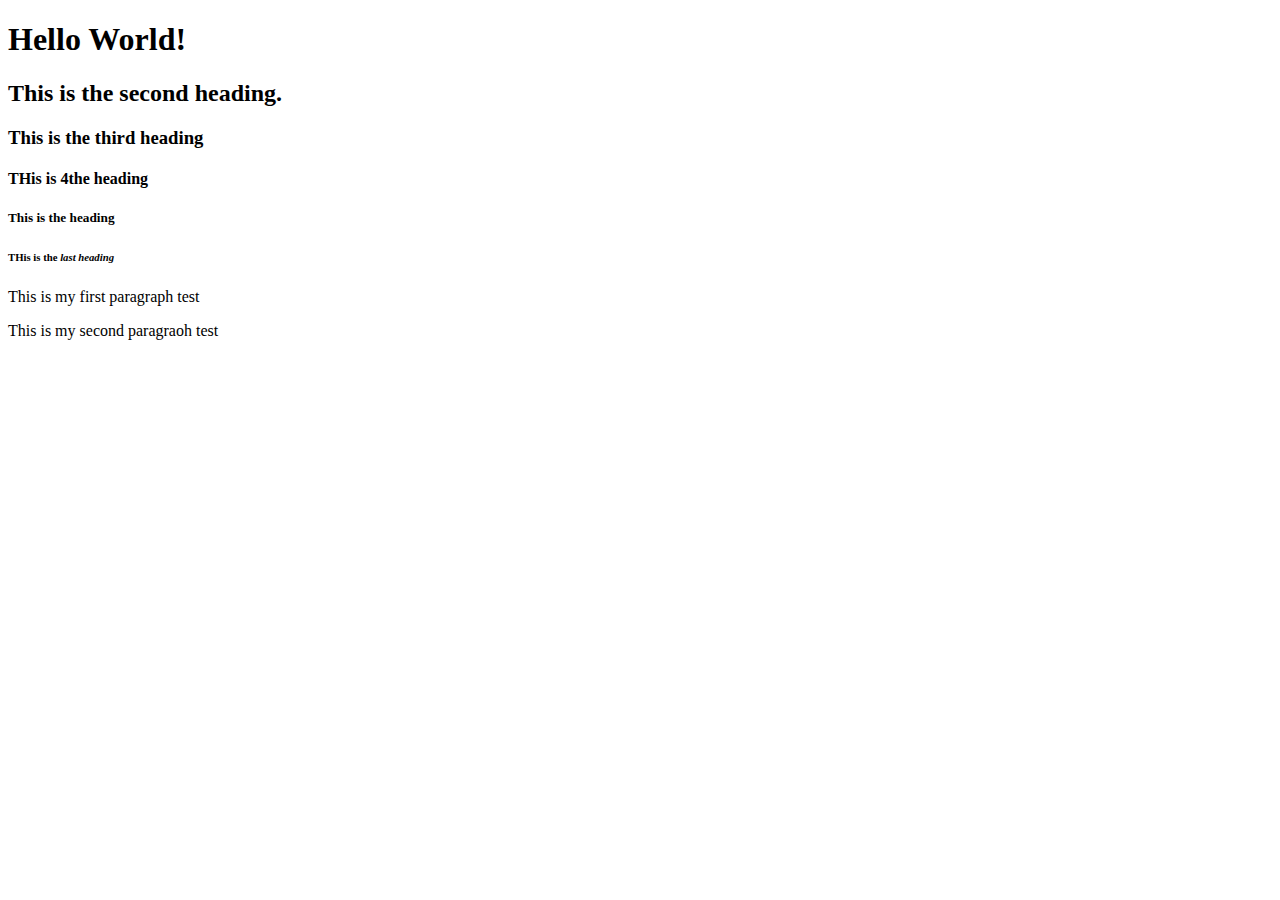
<file: html-boilerplate/index.html>
<!DOCTYPE html>
<html lang="en">
    <head>
        <meta charset="UTF-8">
        <title>My First Webpage </title>

    </head>
    <body>
        <h1>Hello World!</h1>
        <h2>This is the second heading.</h2>
        <h3>This is the third heading</h3>
        <h4>THis is 4the heading</h4>
        <h5>This is the <strong> heading</strong></h5>
        <h6>THis is the <em>last heading</em></h6>

        <p>This is my first paragraph test</p>
        <p>This is my second paragraoh test</p>
    </body>
</html>
</file>
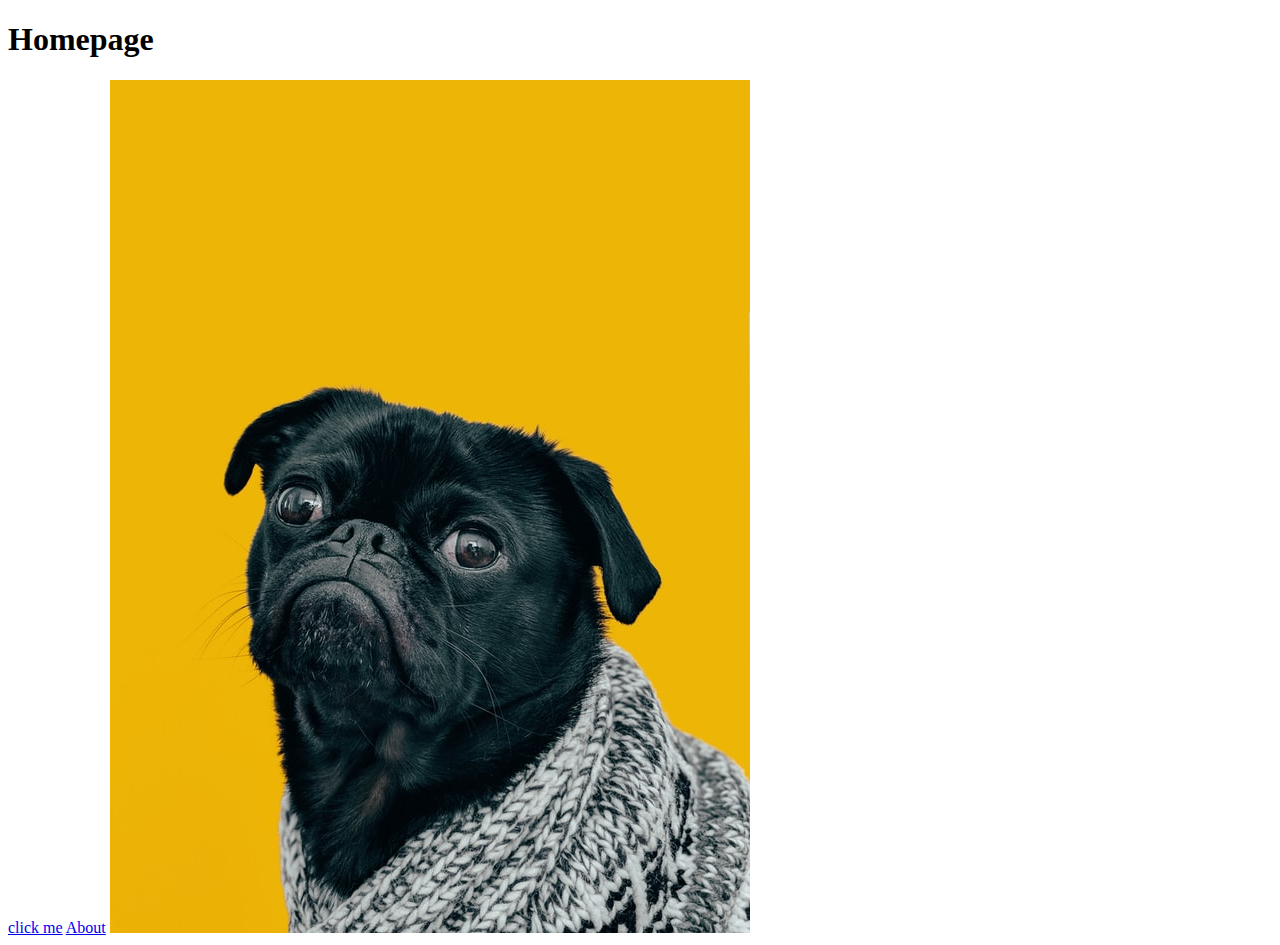
<file: oden-links-and-images/index.html>
<!DOCTYPE html>
<html lang="en">
    <head>
        <meta charset = "utf-8">
        <title>Link Practice</title>

    </head>

    <body>
        <h1>Homepage</h1>
        <a href="https://www.theodinproject.com/about">click me</a>

        <a href="./pages/about.html">About</a>

        <img src ="images/dog.jpg" alt="This is a pug">
    </body>
</html>
</file>
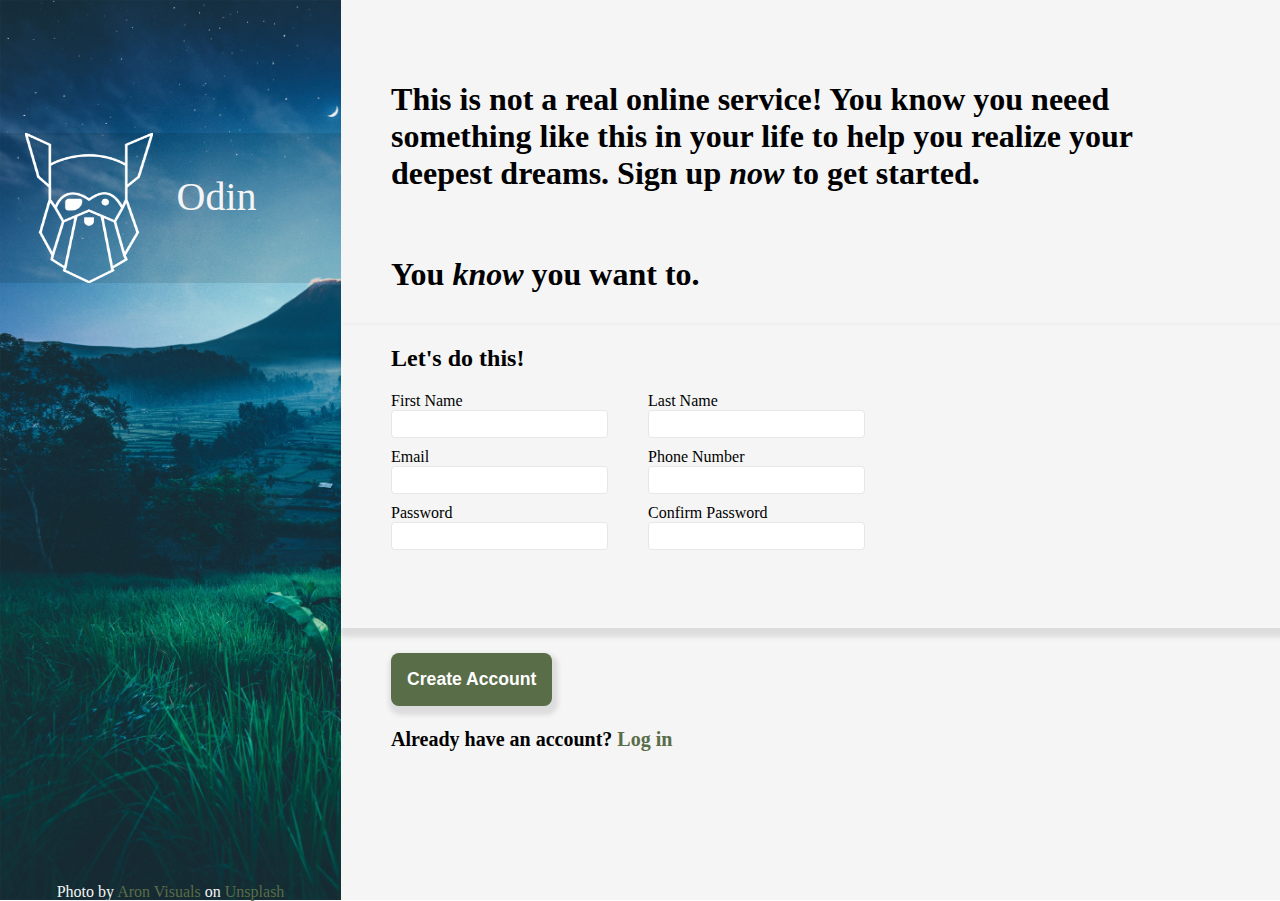
<file: sign up form/index.html>
<!DOCTYPE html>
<html lang="en">
<head>
    <meta charset="UTF-8">
    <meta http-equiv="X-UA-Compatible" content="IE=edge">
    <meta name="viewport" content="width=device-width, initial-scale=1.0">
    <title>Sign-Up Form</title>
    <link rel="stylesheet" href="style.css">
</head>
<body>
    <div class="content">
        <div class="picture">
            <div class="banner">
                <img src="odin-lined.png" alt="Odin Logo">
                <p>Odin</p>
            </div>
            <p class="foot">
                Photo by <a href="https://unsplash.com/es/@aronvisuals?utm_source=unsplash&utm_medium=referral&utm_content=creditCopyText">Aron Visuals</a> 
                on <a href="https://unsplash.com/photos/LSFuPFE9vKE?utm_source=unsplash&utm_medium=referral&utm_content=creditCopyText">Unsplash</a>
            </p>
        </div>
        <div class="rightSide">
            <p>This is not a real online service! You know you neeed something
                like this in your life to help you realize your deepest dreams.
                Sign up <em>now</em> to get started.
            </p>
            <p>You <em>know</em> you want to.</p>
            <div class="forms">
                <h2>Let's do this!</h2>
                <form action="a">
                    <div class="labels">
                        <div class="names">
                            <div class="first">
                                <label for="firstName"> First Name</label>
                                <input type="text" id="firstName" name="firstName">
                            </div>
                            <div class="lastName">
                                <label for="lastName">Last Name</label>
                                <input type="text" id="lastName" name="lastName">
                            </div>
                        </div>
                        <div class="info">
                            <div class="email">
                                <label for="email">Email</label>
                                <input type="email" id="email" name="email">
                            </div>
                            <div class="phone">
                                <label for="phoneNum">Phone Number</label>
                                <input type="tel" id="phoneNum" name="phoneNumber">
                            </div>
                        </div>
                        <div class="passwords">
                            <div class="password">
                                <label for="password">Password</label>
                                <input type="password" id="password" name="password">
                            </div>
                            <div class="confirm">
                                <label for="confirmPass">Confirm Password</label>
                                <input type="password" id="confirmPass" name="confirmPassword">
                            </div>
                        </div>
                    </div>
                    <button type="submit" id="createAccount"> Create Account</button>
                </form>
            </div>
            <p id="login">Already have an account? <a href="#">Log in</a></p>
        </div>
    </div>
</body>
</html>
</file>
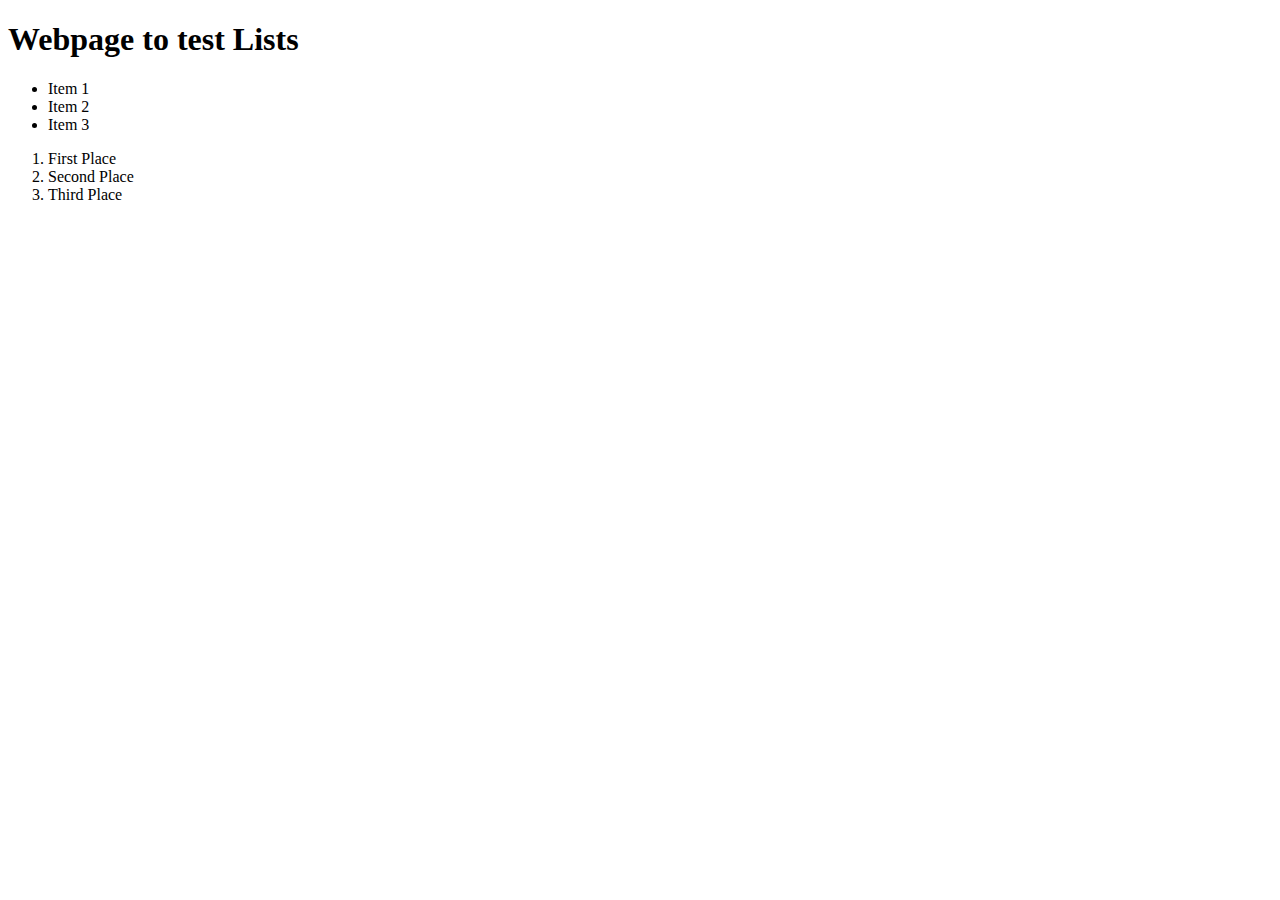
<file: html-boilerplate/indexS.html>
<!DOCTYPE html>
<html lang="en">
    <head>
        <meta charset="UTF-8">
        <title>List Webpage</title>
    </head>
    <body>
        <h1>Webpage to test Lists</h1>
        <!-- This is an unordered list -->
        <ul>
            <li>Item 1</li>
            <li>Item 2</li>
            <li>Item 3</li>
        </ul>

        <!--This is an ordered list-->
        <ol>
            <li>First Place</li>
            <li>Second Place</li>
            <li>Third Place</li>
        </ol>
    </body>
</html>
</file>
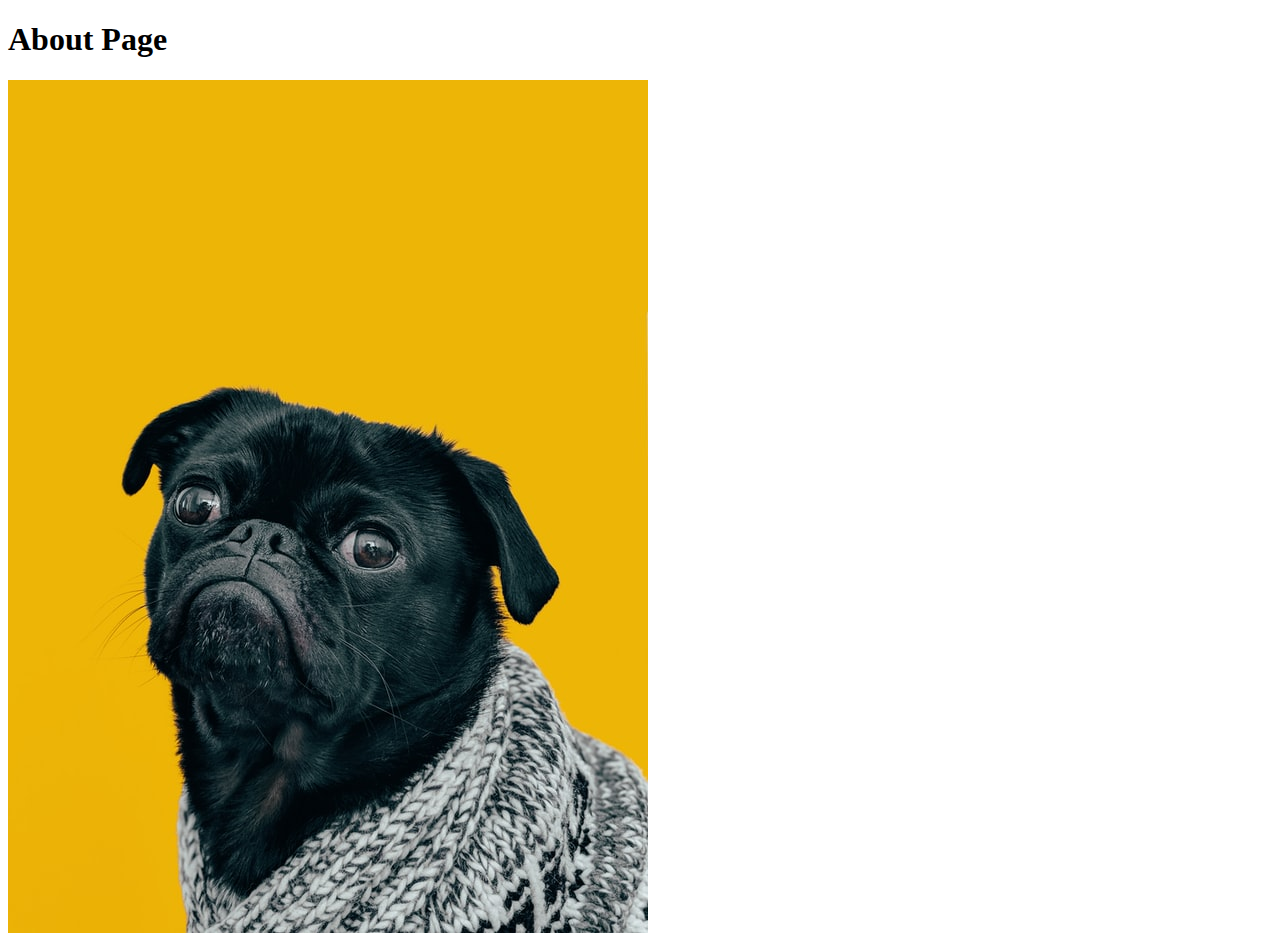
<file: oden-links-and-images/pages/about.html>
<!DOCTYPE html>
<html lang="en">
    <head>
        <title>Odin Links and Images</title>
        <meta charset="utf-8">
    </head>

    <body>
        <h1>About Page</h1>
        <img src="../images/dog.jpg">
    </body>
</html>
</file>
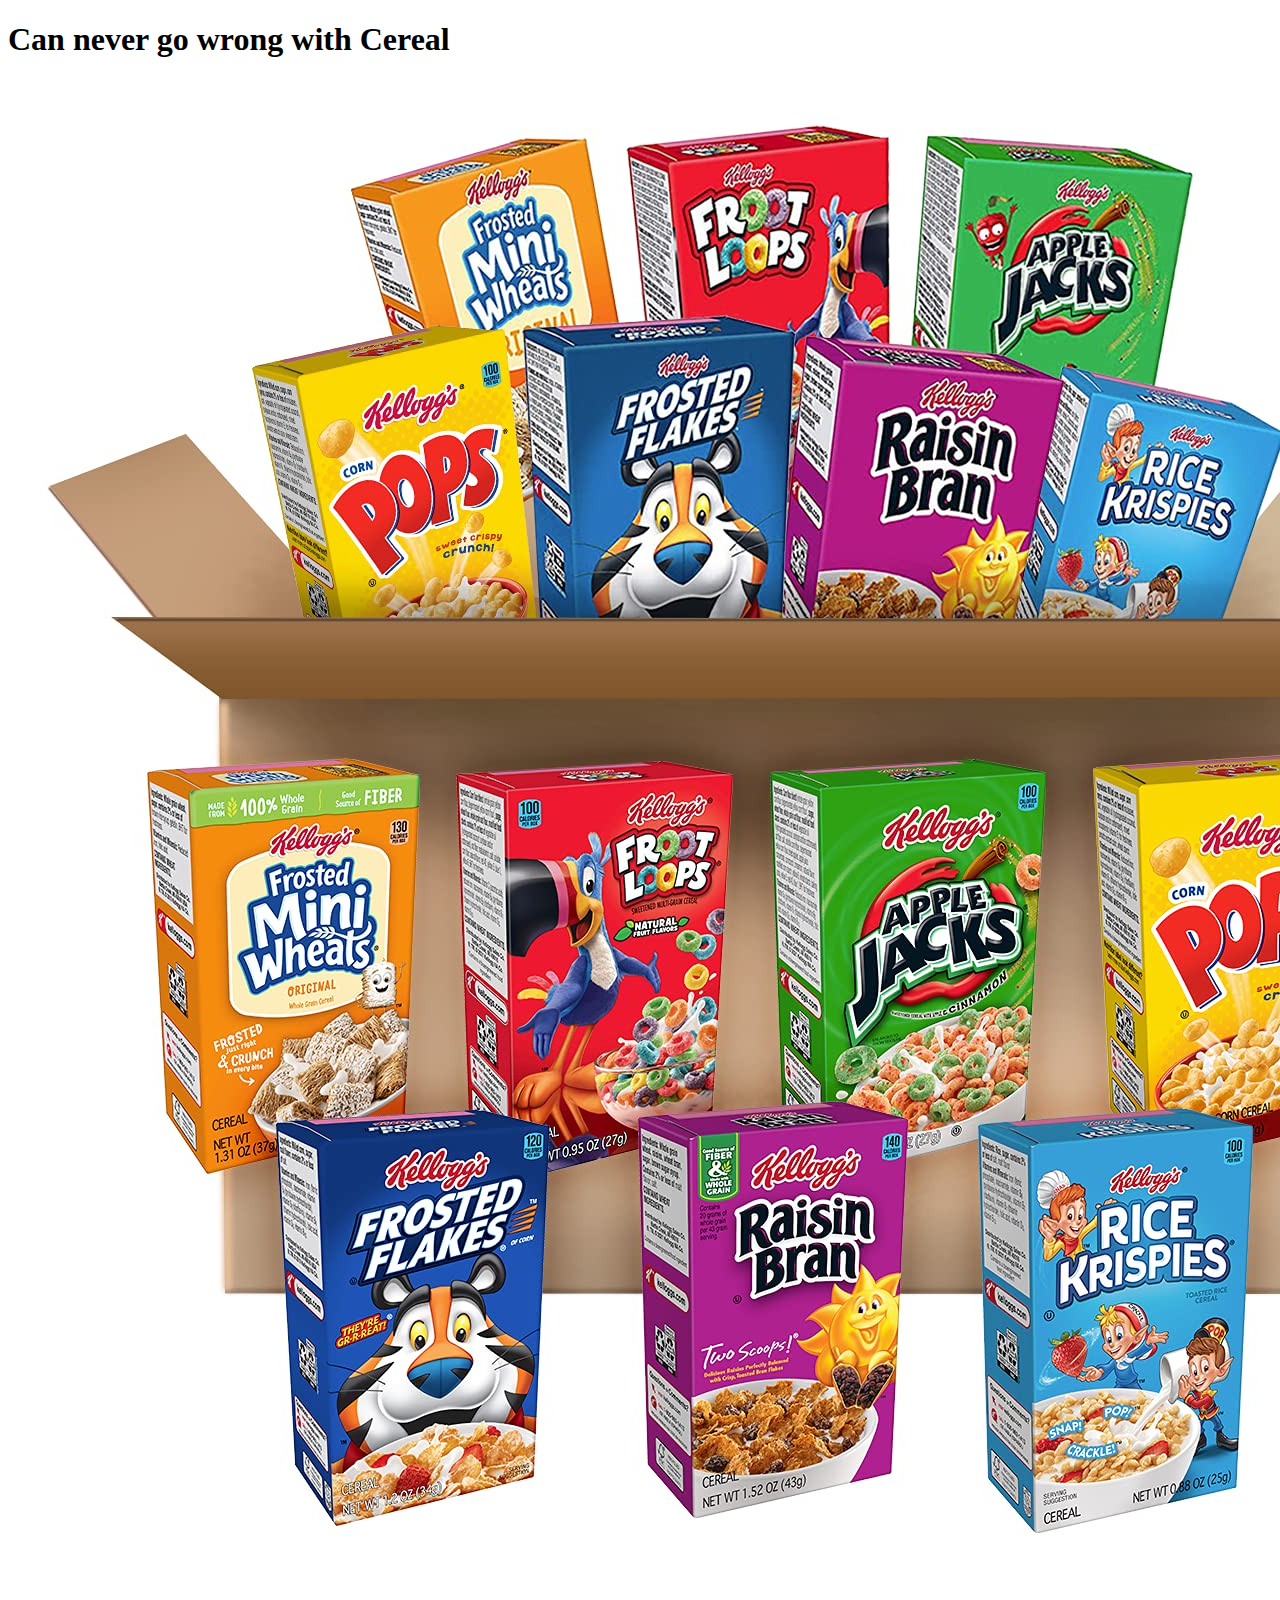
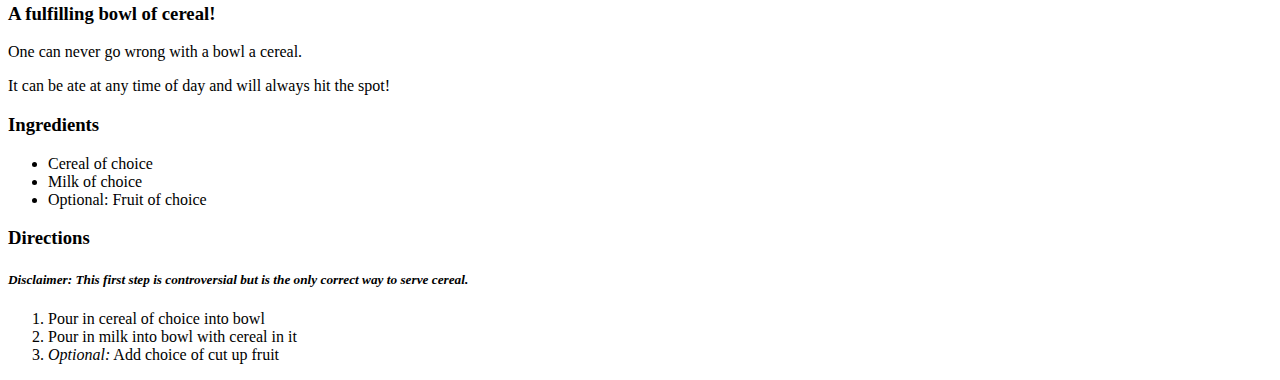
<file: odin-recipes/recipes/cereal.html>
<!DOCTYPE html>
<html lang="en">
    <head>
        <meta charset="UTF-8">
        <title>Cereal!</title>
    </head>
    <body>
        <h1>Can never go wrong with Cereal</h1>
        <img src="../images/Cereal.jpg" alt="This is a picture of a variety of cereal brands">

        <h3>A fulfilling bowl of cereal!</h3>
        <p>One can never go wrong with a bowl a cereal.</p>
        <p>It can be ate at any time of day and will always hit the spot!</p>

        <h3>Ingredients</h3>
        <ul>
            <li>Cereal of choice</li>
            <li>Milk of choice</li>
            <li>Optional: Fruit of choice</li>
        </ul>

        <h3>Directions</h3>
        <h5><em>Disclaimer: This first step is controversial but is the only correct way to serve cereal.</em></h5>
        <ol>
            <li>Pour in cereal of choice into bowl</li>
            <li>Pour in milk into bowl with cereal in it</li>
            <li><em>Optional:</em> Add choice of cut up fruit</li>
        </ol>
    </body>
</html>
</file>
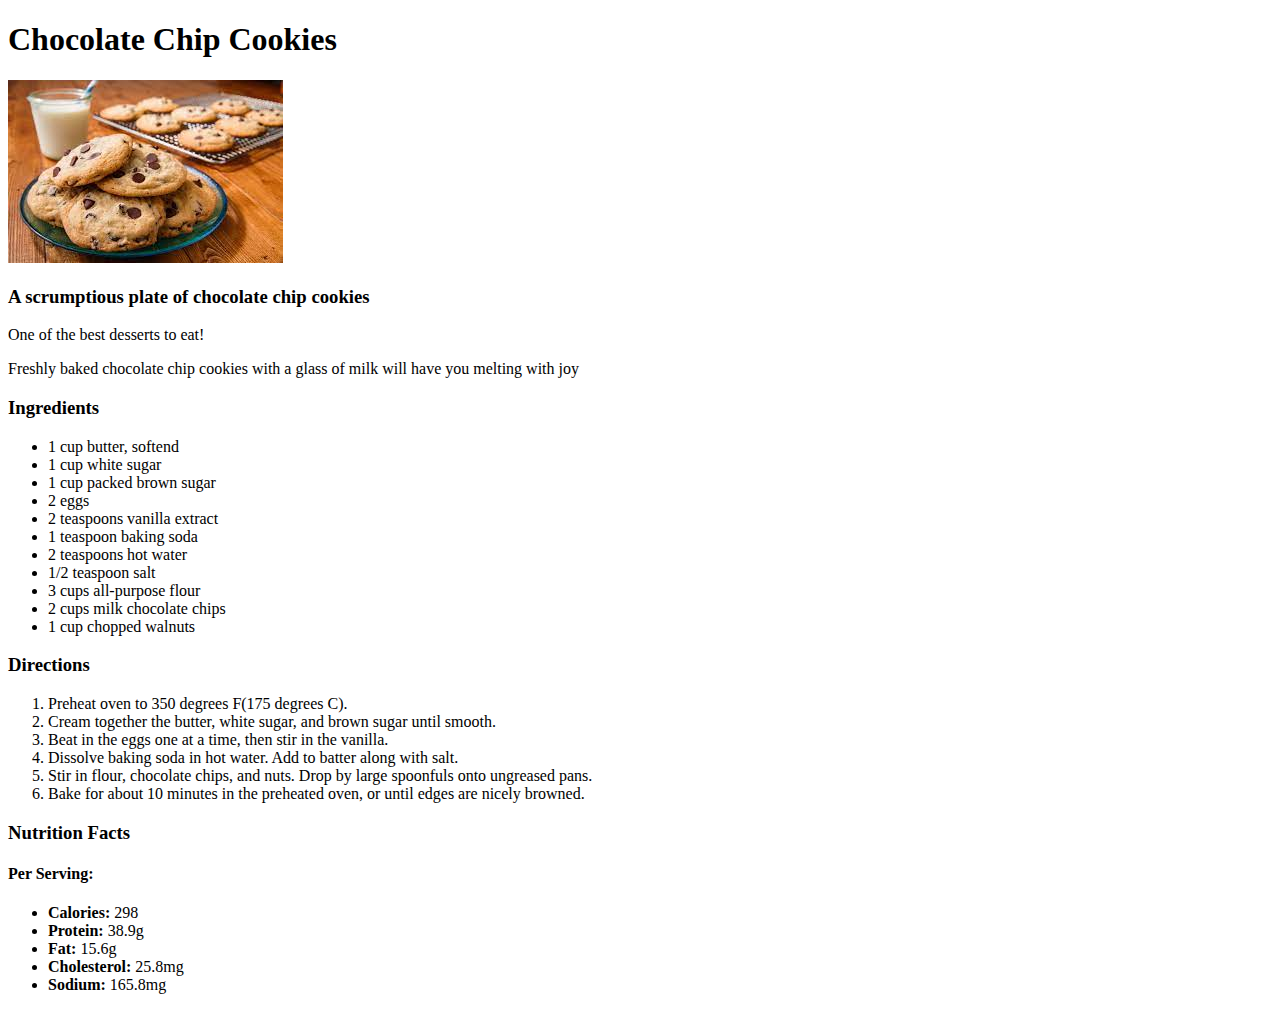
<file: odin-recipes/recipes/cookies.html>
<!DOCTYPE html>
<html lang ="en">
    <head>
        <meta charset = "UTF-8">
        <title>Chocolate Chip Cookies!</title>

    </head>
    <body>
        <h1>Chocolate Chip Cookies</h1>
        <img src ="../images/CCCookies.jpg" alt="This is a plate of cookies">

        <h3>A scrumptious plate of chocolate chip cookies</h3>
        <p>One of the best desserts to eat!</p>
        <p>Freshly baked chocolate chip cookies with a glass of milk will have you melting with joy</p>

        <h3>Ingredients</h3>
        <ul>
            <li>1 cup butter, softend</li>
            <li>1 cup white sugar</li>
            <li>1 cup packed brown sugar</li>
            <li>2 eggs</li>
            <li>2 teaspoons vanilla extract</li>
            <li>1 teaspoon baking soda</li>
            <li>2 teaspoons hot water</li>
            <li>1/2 teaspoon salt</li>
            <li>3 cups all-purpose flour</li>
            <li>2 cups milk chocolate chips</li>
            <li>1 cup chopped walnuts</li>
        </ul>

        <h3>Directions</h3>
        <ol>
            <li>Preheat oven to 350 degrees F(175 degrees C).</li>
            <li>Cream together the butter, white sugar, and brown sugar until smooth.</li>
            <li>Beat in the eggs one at a time, then stir in the vanilla.</li>
            <li>Dissolve baking soda in hot water. Add to batter along with salt.</li>
            <li>Stir in flour, chocolate chips, and nuts. Drop by large spoonfuls onto ungreased pans.</li>
            <li>Bake for about 10 minutes in the preheated oven, or until edges are nicely browned.</li>
        </ol>

        <h3>Nutrition Facts</h3>
        <h4>Per Serving:</h4>
        <ul>
            <li><strong>Calories:</strong> 298</li>
            <li><strong>Protein:</strong> 38.9g</li>
            <li><strong>Fat:</strong> 15.6g</li>
            <li><strong>Cholesterol:</strong> 25.8mg</li>
            <li><strong>Sodium:</strong> 165.8mg</li>
        </ul>


    </body>


</html>
</file>
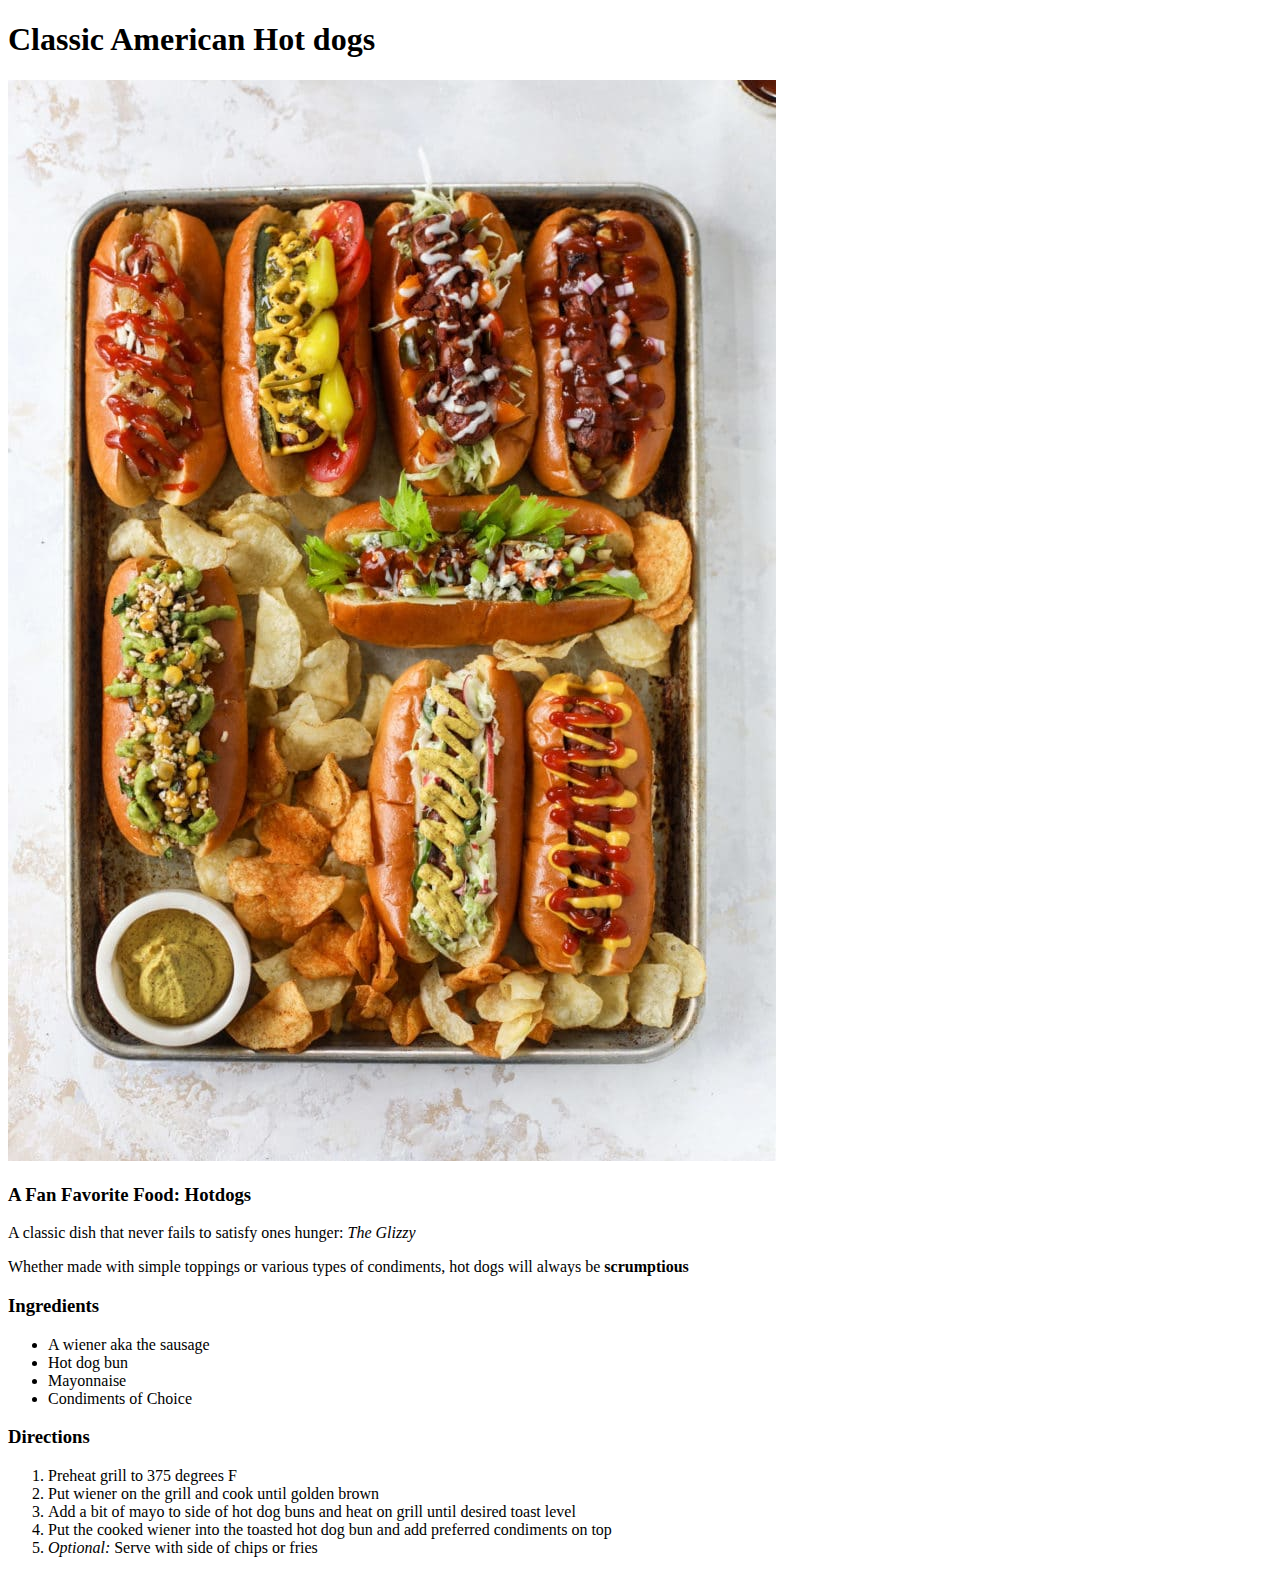
<file: odin-recipes/recipes/hotdogs.html>
<!DOCTYPE html>
<html lang="en">
    <head>
        <meta charset = "UTF-8">
        <title> Delicious Hot dogs</title>
    </head>

    <body>
        <h1> Classic American Hot dogs</h1>
        <img src="../images/Hotdogs.jpg" alt="A pan of various types of hotdogs">

        <h3>A Fan Favorite Food: Hotdogs</h3>
        <p>A classic dish that never fails to satisfy ones hunger: <em>The Glizzy</em></p>
        <p>Whether made with simple toppings or various types of condiments, hot dogs will always be <strong>scrumptious</strong></p>

        <h3>Ingredients</h3>
        <ul>
            <li>A wiener aka the sausage</li>
            <li>Hot dog bun</li>
            <li>Mayonnaise</li>
            <li>Condiments of Choice</li>
        </ul>

        <h3>Directions</h3>
        <ol>
            <li>Preheat grill to 375 degrees F</li>
            <li>Put wiener on the grill and cook until golden brown</li>
            <li>Add a bit of mayo to side of hot dog buns and heat on grill until desired toast level</li>
            <li>Put the cooked wiener into the toasted hot dog bun and add preferred condiments on top</li>
            <li><em>Optional:</em> Serve with side of chips or fries</li>
        </ol>
    </body>
</html>
</file>
<file: sign up form/style.css>
body{
    margin: 0;
    padding: 0;
}

img{
    width: 128px;
    height: 150px;
    padding-right: 24px;
    margin-left: -60px;
}
.content{
    display: flex;
    min-height: 100vh;
}

.picture{
    background-image: url(aron-visuals-LSFuPFE9vKE-unsplash.jpg);
    background-size: cover;
    width: 60%;
    color: whitesmoke;
    display: flex;
    flex-direction: column;
    justify-content: space-evenly;
}

.banner{
    display: flex;
    justify-content: center;
    align-content: center;
    margin-top: -150px;
    background-color: rgba(0, 0, 0, 0.1);
    
}

.banner p{
    font-size: 40px;
}

.foot{
    align-self: center;
    position: relative;
    bottom: -300px;
}

.rightSide{
    display: flex;
    flex-direction: column;
    justify-content: center;
    margin-top: -80px;
    background-color: rgb(245, 245, 245);
}

.rightSide p{
    font-size: 32px;
    font-weight: bold;
    max-width: 80%;
    padding-left: 50px;
}

.forms{
    background-color: whitesmoke;
    display: flex;
    flex-direction: column;
    justify-content: flex-start;
    align-items: flex-start;
    padding-left: 50px;
    box-shadow: 4px 5px 5px 4px rgb(0, 0, 0, 0.1);
}

.labels{
    display: flex;
    flex-direction: column;
    max-width: 100%;
    height: 100%;
    row-gap: 10px;
    padding-bottom: 25px;
}

.names{
    display: flex;
    justify-content: flex-start;
    column-gap: 40px;
    row-gap: 15px;
}

.info{
    display: flex;
    column-gap: 40px;
    justify-content: flex-start;
    
}

.passwords{
    display: flex;
    column-gap: 40px;
    justify-content: flex-start;
    
}


#createAccount{
    color: white;
    font-weight: 700;
    font-size: 1.1rem;
    background-color: #596d48;
    border-radius: 8px;
    border: none;
    box-shadow: 2px 5px 5px 4px rgb(0, 0, 0, 0.1);
    cursor: pointer;
    padding: 16px;
    top: 50px;
}

.forms input{
    box-sizing: border-box;
    border: 1px solid #e5e7eb;
    border-radius: 4px;
    padding: 4px;
    
    font-size: 1rem;
    
}

label, input{
    display: flex;
    flex-direction: column;
}

#login{
    padding: 80px 0px 0px 50px;
    font-size: 20px;
}

a{
    color: #596d48;
    text-decoration: none;
}
</file>
